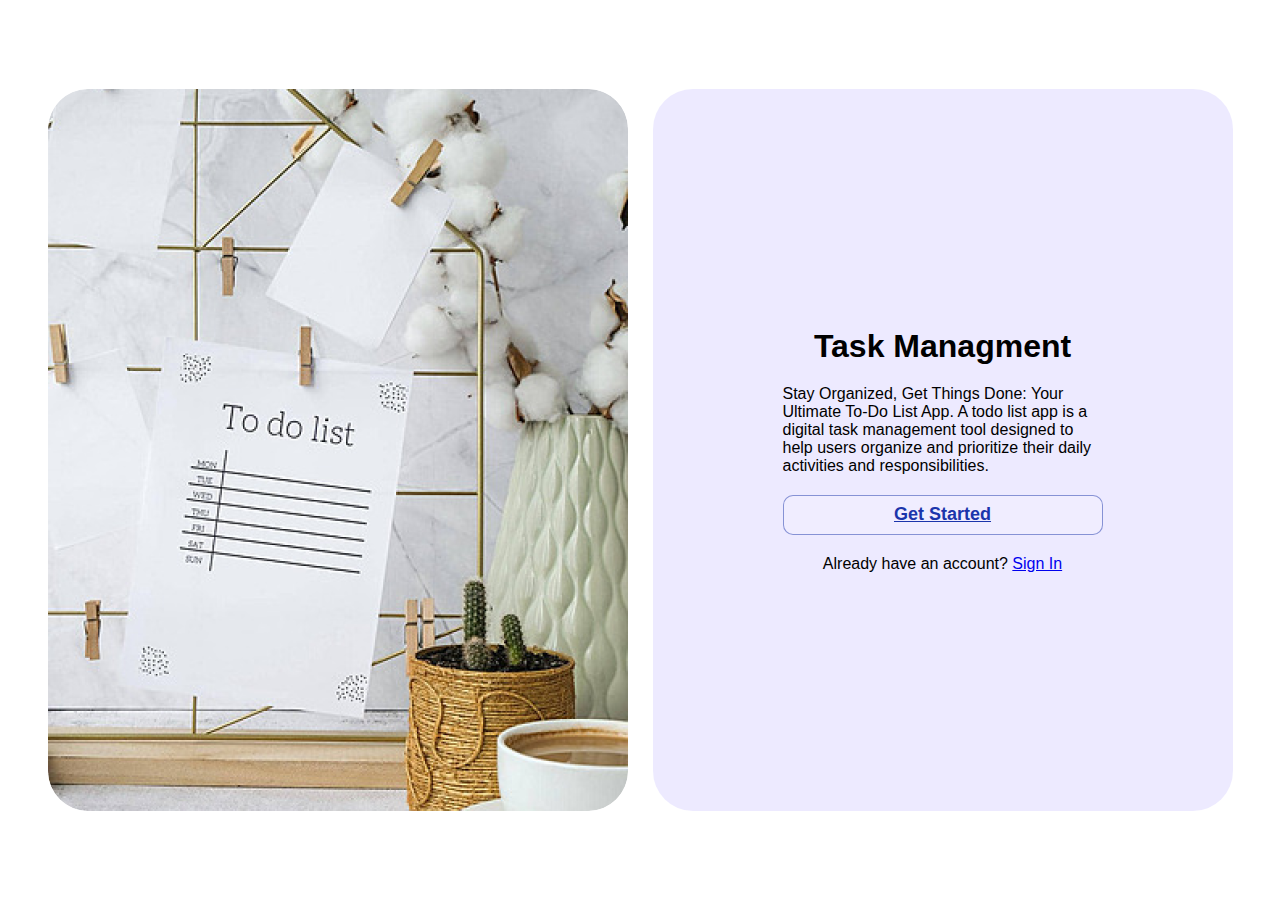
<file: index.html>
<!DOCTYPE html>
<html lang="ru">
<head>
    <meta charset="UTF-8" />
    <meta name="viewport" content="width=device-width, initial-scale=1.0" />
    <title>Task Managment</title>
    <style>
        * {
            margin: 0;
            padding: 0;
            box-sizing: border-box;
            font-family: 'Century Gothic', sans-serif;
        }
        html,
        body {
            width: 100%;
            height: 100%;
            background-color: #ffffff;
            display: flex;
            justify-content: center;
            align-items: center;
        }
        .root-container {
            display: flex;
            justify-content: center;
            align-items: center;
            gap: 25px;
            margin: 0 20px;
            height: 722px;
        }
        .img-container {
            background-image: url(icons/todolist.png);
        }
        .preview-container {
            background-color: rgba(231, 227, 255, 0.75);
        }
        .preview-container {
            display: flex;
            flex-direction: column;
            justify-content: center;
            align-items: center;
        }
        .img-container,
        .preview-container {
            width: 580px;
            height: 100%;
            border-radius: 40px;
            padding: 0 130px;
            gap: 20px;
        }
        .h1 {
            font-size: 36px;
        }
        .cbutton {
            background-color: rgba(240, 238, 255, 0.75);
            font-size: 18px;
            width: 100%;
            height: 40px;
            border-radius: 10px;
            display: flex;
            justify-content: center;
            align-items: center;
            text-align: center;
            transition: background-color 0.3s ease, box-shadow 0.3s ease;
            border: 1px solid rgba(27, 53, 171, 0.5);
            color: rgb(27, 53, 171);
            font-weight: bold;
            cursor: pointer;
        }
        .cbutton:hover {
            background-color: rgba(27, 53, 171, 0.1);
            box-shadow: 0 4px 10px rgba(27, 53, 171, 0.3);
            color: #200d6b;
            transform: scale(1.02);
        }
    </style>
</head>
<body>
    <div class="root-container">
        <div class="img-container"></div>
        <div class="preview-container">
            <h1>Task Managment</h1>
            <p>
                Stay Organized, Get Things Done: Your <br />
                Ultimate To-Do List App. A todo list app is a digital task
                management tool designed to help users organize and
                prioritize their daily activities and responsibilities.
            </p>
            <a href="welcome.html" class="cbutton">Get Started</a>
            <p>
                Already have an account?
                <a href="login.html">Sign In</a>
            </p>
        </div>
    </div>
</body>
</html>
</file>
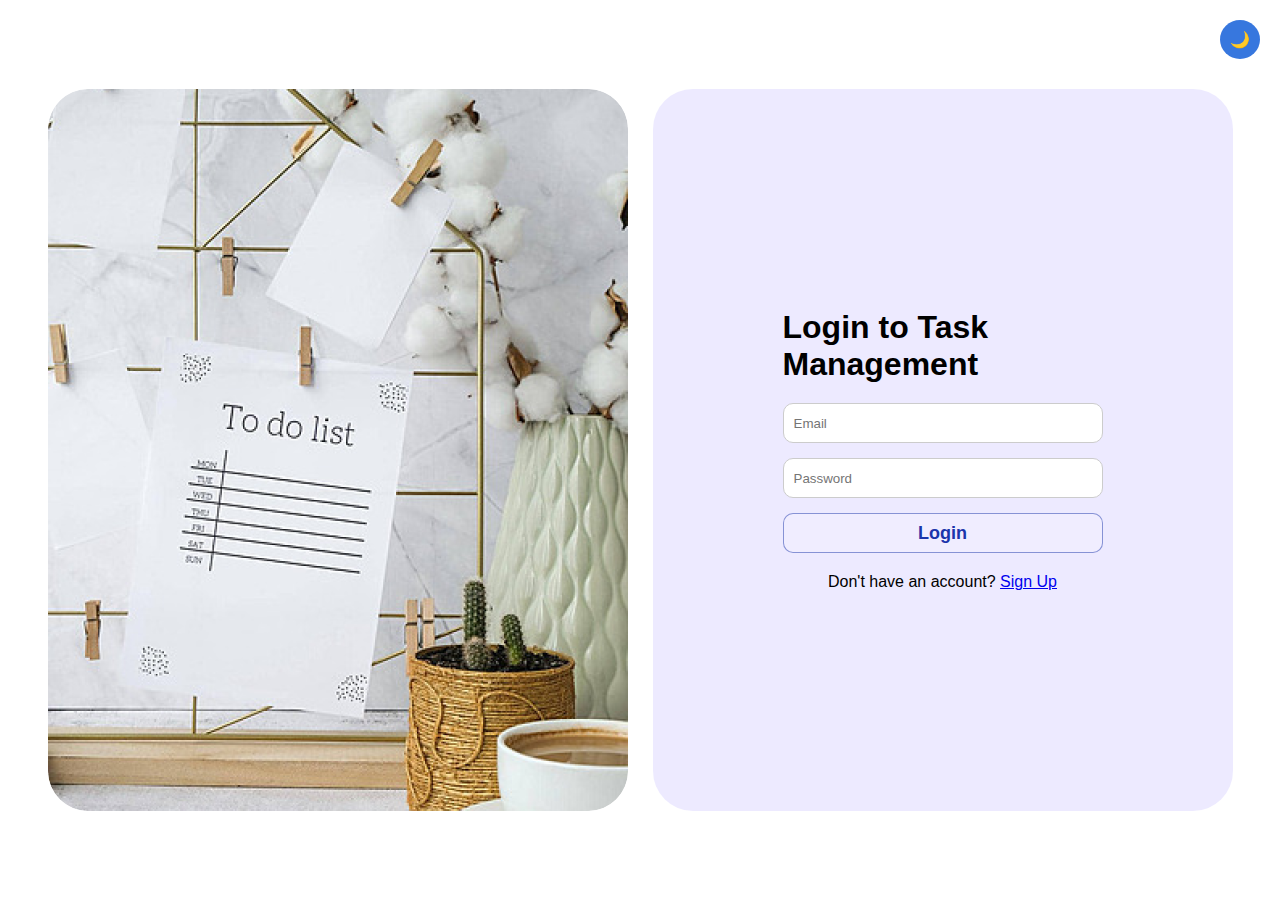
<file: login.html>
<!DOCTYPE html>
<html lang="ru">
<head>
    <meta charset="UTF-8" />
    <meta name="viewport" content="width=device-width, initial-scale=1.0" />
    <title>Task Management</title>
    <style>
        #preloader {
            position: fixed;
            top: 0;
            left: 0;
            width: 100%;
            height: 100%;
            background-color: rgba(255, 255, 255, 0.8);
            display: flex;
            justify-content: center;
            align-items: center;
            z-index: 9999;
            display: none;
        }

        .error-message {
            color: red;
            font-size: 14px;
            margin-top: 10px;
            display: none; /* Скрыто по умолчанию */
        }

        #theme-toggle {
            position: fixed;
            top: 20px;
            right: 20px;
            background-color: #3777de;
            border: none;
            padding: 10px 10px;
            border-radius: 50%;
            cursor: pointer;
            font-size: 16px;
            transition: background-color 0.2s ease;
        }
        #theme-toggle:hover {
            background-color: #5416aa;
        }

        .dark-theme {
            background-color: #121212;
            color: #ffffff;
        }
        .dark-theme .preview-container {
            background-color: #120428; 
        }
        .dark-theme .cbutton {
            background-color: rgba(34, 26, 124, 0.75);
            border: 1px solid rgba(111, 136, 247, 0.5);
            color: rgb(188, 198, 244);
        }

        * {
            margin: 0;
            padding: 0;
            box-sizing: border-box;
            font-family: 'Century Gothic', sans-serif;
        }
        html,
        body {
            width: 100%;
            height: 100%;
            background-color: #ffffff;
            display: flex;
            justify-content: center;
            align-items: center;
            transition: background-color 0.2s, color 0.2s;
        }
        .root-container {
            display: flex;
            justify-content: center;
            align-items: center;
            gap: 25px;
            margin: 0 20px;
            height: 722px;
        }
        .img-container {
            background-image: url(icons/todolist.png);
        }
        .preview-container {
            background-color: rgba(231, 227, 255, 0.75);
        }
        .preview-container {
            display: flex;
            flex-direction: column;
            justify-content: center;
            align-items: center;
        }
        .img-container,
        .preview-container {
            width: 580px;
            height: 100%;
            border-radius: 40px;
            padding: 0 130px;
            gap: 20px;
        }
        .h1 {
            font-size: 36px;
        }
        .cbutton {
            background-color: rgba(240, 238, 255, 0.75);
            font-size: 18px;
            width: 100%;
            height: 40px;
            border-radius: 10px;
            display: flex;
            justify-content: center;
            align-items: center;
            text-align: center;
            transition: background-color 0.3s ease, box-shadow 0.3s ease;
            border: 1px solid rgba(27, 53, 171, 0.5);
            color: rgb(27, 53, 171);
            font-weight: bold;
            cursor: pointer;
        }
        .cbutton:hover {
            background-color: rgba(27, 53, 171, 0.1);
            box-shadow: 0 4px 10px rgba(27, 53, 171, 0.3);
            color: #200d6b;
            transform: scale(1.02);
        }
        .input-field {
            width: 100%;
            height: 40px;
            margin-bottom: 15px;
            padding: 10px;
            border-radius: 10px;
            border: 1px solid #ccc;
        }
    </style>
</head>
<body>
    <!-- Прелоадер -->
    <div id="preloader">
        <div>Загрузка...</div>
    </div>

    <!-- Кнопка для смены темы -->
    <button id="theme-toggle">🌙</button>

    <!-- Основной контент (форма) -->
    <div class="root-container">
        <div class="img-container"></div>
        <div class="preview-container">
            <h1>Login to Task Management</h1>
            <div id="error-message" class="error-message" style="display: none;"></div>
            <form id="login-form" onsubmit="return validateForm()" novalidate>
                <input type="text" class="input-field" id="email" name="email" placeholder="Email" required />
                <input type="password" class="input-field" id="password" name="password" placeholder="Password" required />
                <div id="error-message" class="error-message" style="display: none; color: red;"></div>
                <button type="submit" class="cbutton">Login</button>
            </form>
            
            <p>
                Don't have an account?
                <a href="signup.html">Sign Up</a>
            </p>
        </div>
    </div>

    <script src="login.js"></script>
    <script src="theme.js"></script>
</body>
</html>
</file>
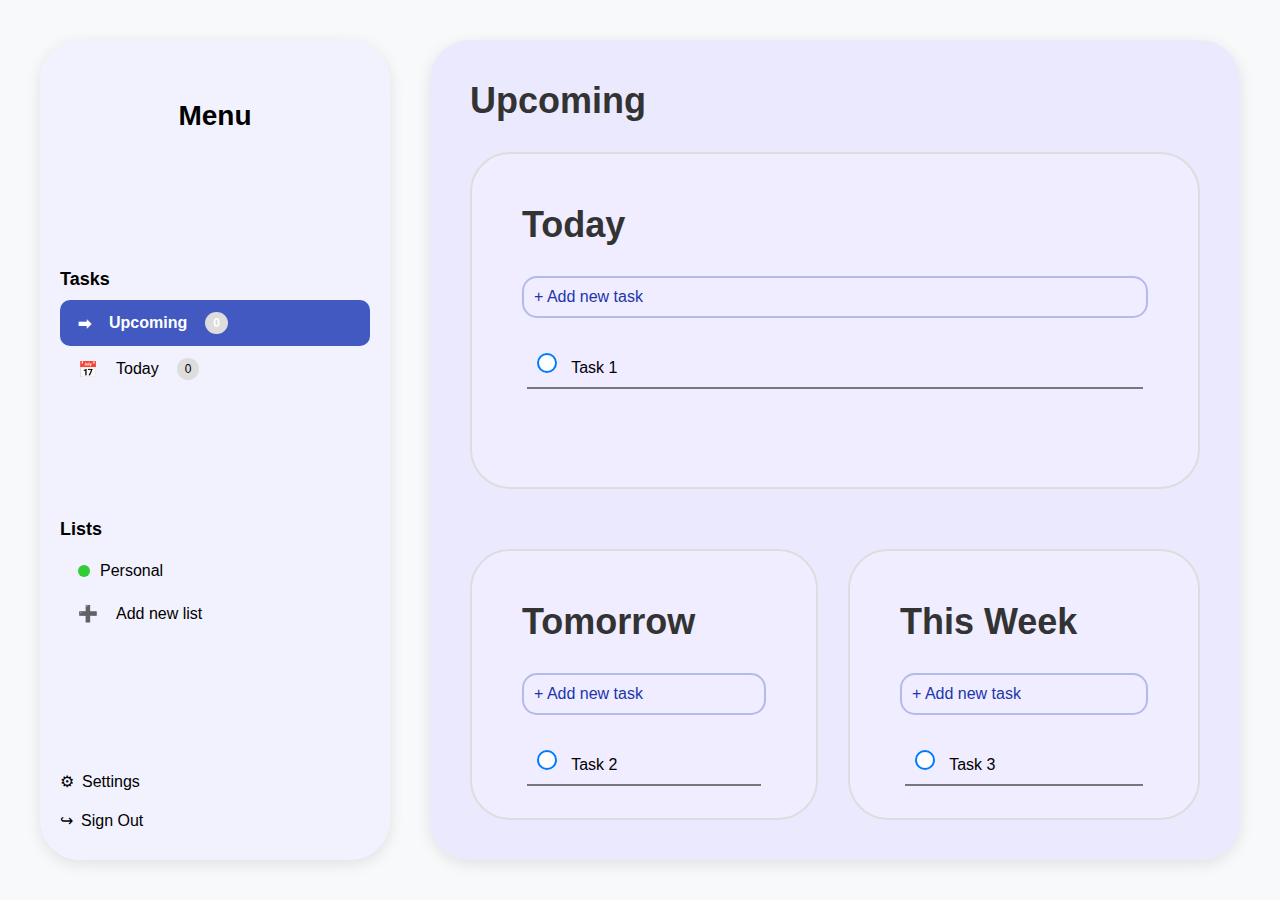
<file: upcoming.html>
<!DOCTYPE html>
<html lang="ru">
<head>
    <meta charset="UTF-8">
    <meta name="viewport" content="width=device-width, initial-scale=1.0">
    <title>Task Management</title>
    <link rel="icon" type="image/png" href="icons/IconTitle.png">
    <link rel="stylesheet" href="css/style.css">
    <link rel="stylesheet" href="css/upcoming.css">
</head>
<body>
    <div class="container">
        <!-- Меню -->
        <div class="menu-container">
            <div class="menu">
                <div class="menu-header">
                    <h3>Menu</h3>
                </div>
                <div class="menu-section tasks">
                    <h4>Tasks</h4>
                    <ul>
                        <li class="active"><span class="icon-upcoming"></span> Upcoming <span class="task-count">0</span></li>
                        <li><span class="icon-today"></span> Today <span class="task-count">0</span></li>
                    </ul>
                </div>
                <div class="menu-section lists">
                    <h4>Lists</h4>
                    <ul>
                        <li><span class="list-indicator personal"></span> Personal</li>
                        <li><span class="icon-add"></span> Add new list</li>
                    </ul>
                </div>
                <div class="menu-footer">
                    <ul>
                        <li><span class="icon-settings"></span> Settings</li>
                        <li><span class="icon-sign-out"></span> Sign Out</li>
                    </ul>
                </div>
            </div>
        </div>

        <!-- Контент -->
        <div class="content">
            <h1 class="upcoming-header">Upcoming</h1>
            <div class="task-section">
                <h2>Today</h2>
                <button class="add-task-btn">+ Add new task</button>
                <ul class="task-list">
                    <li>
                        <label class="task-item">
                            <input type="checkbox" class="task-checkbox"> 
                            <span>Task 1</span>
                        </label>
                    </li>
                </ul>
            </div>
            <div class="task-section-wrapper">
                <div class="task-section">
                    <h2>Tomorrow</h2>
                    <button class="add-task-btn">+ Add new task</button>
                    <ul class="task-list">
                        <li>
                            <label class="task-item">
                                <input type="checkbox" class="task-checkbox"> 
                                <span>Task 2</span>
                            </label>
                        </li>
                    </ul>                
                </div>
                <div class="task-section">
                    <h2>This Week</h2>
                    <button class="add-task-btn">+ Add new task</button>
                    <ul class="task-list">
                        <li>
                            <label class="task-item">
                                <input type="checkbox" class="task-checkbox"> 
                                <span>Task 3</span>
                            </label>
                        </li>
                    </ul>
                </div>
            </div>
        </div>
    </div>
</body>
</html>
</file>
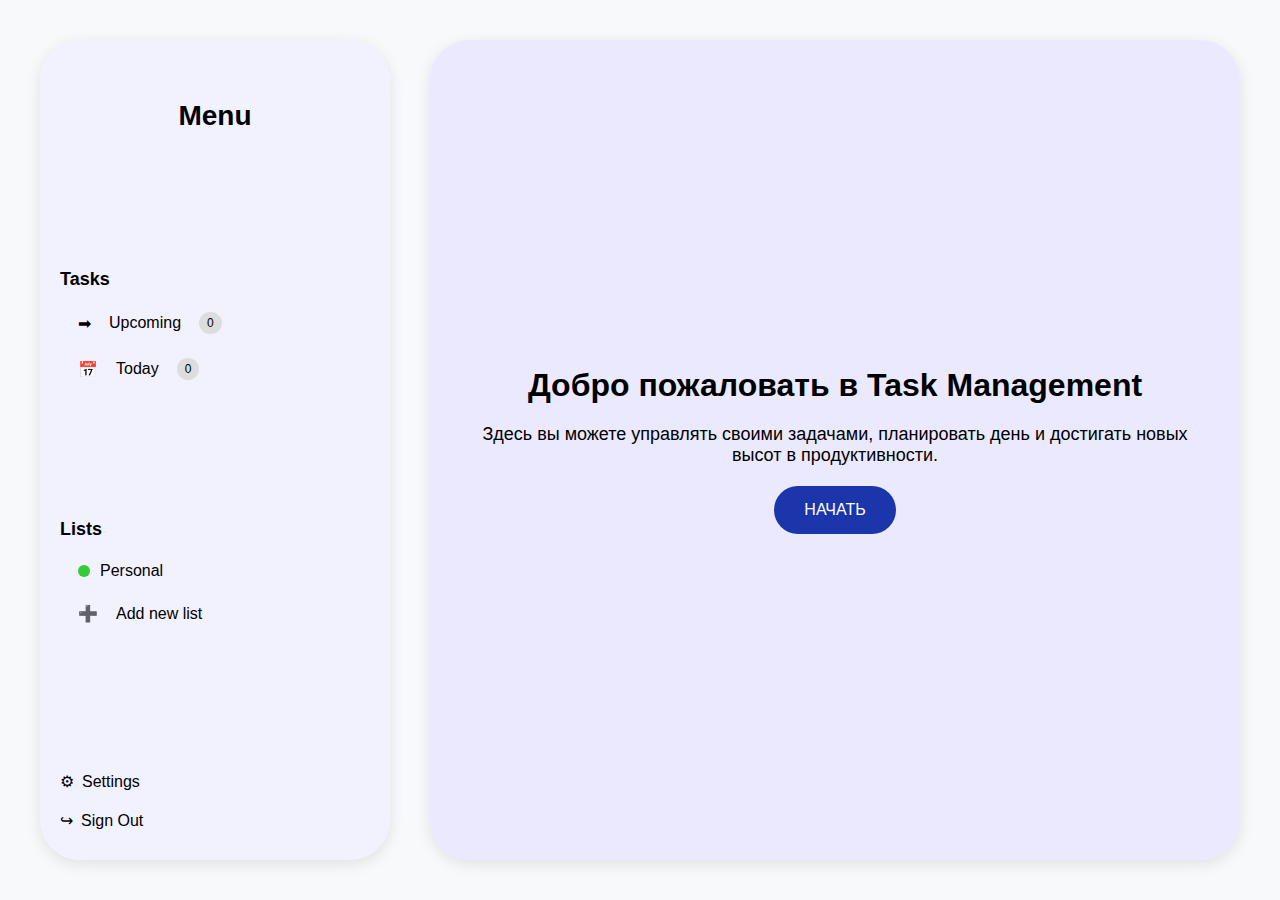
<file: welcome.html>
<!DOCTYPE html>
<html lang="ru">
<head>
    <meta charset="UTF-8">
    <meta name="viewport" content="width=device-width, initial-scale=1.0">
    <title>Task Management</title>
    <link rel="icon" type="image/png" href="icons/IconTitle.png">
    <link rel="stylesheet" href="css/style.css">
</head>
<body>
    <div class="container">
        <div class="menu-container">
            <div class="menu">
                <div class="menu-header">
                    <h3>Menu</h3>
                </div>
                <div class="menu-section tasks">
                    <h4>Tasks</h4>
                    <ul>
                        <li><span class="icon-upcoming"></span> Upcoming <span class="task-count">0</span></li>
                        <li><span class="icon-today"></span> Today <span class="task-count">0</span></li>
                    </ul>
                </div>
                <div class="menu-section lists">
                    <h4>Lists</h4>
                    <ul>
                        <li><span class="list-indicator personal"></span> Personal</li>
                        <li><span class="icon-add"></span> Add new list</li>
                    </ul>
                </div>
                <div class="menu-footer">
                    <ul>
                        <li><span class="icon-settings"></span> Settings</li>
                        <li><span class="icon-sign-out"></span> Sign Out</li>
                    </ul>
                </div>
            </div>
        </div>
        <div class="main-content">
            <h1>Добро пожаловать в Task Management</h1>
            <p class="intro-text">
                Здесь вы можете управлять своими задачами, планировать день и достигать новых высот в продуктивности.
            </p>
            <a href="upcoming.html" class="start-button">НАЧАТЬ</a>
        </div>
    </div>
</body>
</html>
</file>
<file: css/style.css>
* {
    margin: 0;
    padding: 0;
    box-sizing: border-box;
    font-family: 'Century Gothic', sans-serif;
}
body {
    background-color: #f8f9fa;
}
.container {
    display: flex;
    height: 100vh;
}
.menu-container {
    display: flex;
    /* width: 100%; */
}
.menu {
    width: 350px;
    background-color: rgba(240, 238, 255, 0.75);
    border-radius: 40px;
    box-shadow: 0 4px 15px rgba(0, 0, 0, 0.1);
    padding: 20px;
    display: flex;
    flex-direction: column;
    justify-content: space-between;
    margin: 40px;
}
.menu-header {
    margin-bottom: 10px;
    text-align: center;
    margin-top: 20px;
}
.menu-header h3 {
    font-size: 28px;
    font-weight: bold;
    margin-top: 20px;
}
.menu-search input {
    width: 100%;
    padding: 6px;
    border-radius: 5px;
    border: 1px solid #ddd;
}
.menu-section h4 {
    font-size: 18px;
    font-weight: bold;
    margin-bottom: 10px;
}
.menu-section ul {
    list-style: none;
}
.menu-section ul li {
    display: flex;
    align-items: center;
    font-size: 16px;
    cursor: pointer;
    padding: 12px 0;
}
.menu-section ul li:hover {
    background-color: #f0f0f0;
    border-radius: 10px;
}
.task-count {
    font-size: 12px;
    background-color: #ddd;
    border-radius: 50%;
    padding: 4px 8px;
}
.list-indicator {
    width: 12px;
    height: 12px;
    border-radius: 50%;
    margin-right: 10px;
}
.personal {
    background-color: limegreen;
}
.menu-footer ul {
    list-style: none;
}
.menu-footer ul li {
    padding: 10px 0;
    cursor: pointer;
    text-align: left;
    font-size: 16px;
    display: flex;
    align-items: center;
}
.menu-footer ul li:hover {
    background-color: #f1f1f1;
    border-radius: 5px;
}
.icon-upcoming:before {
    content: "\27A1";
    margin-right: 8px;
}
.icon-today:before {
    content: "\1F4C5";
    margin-right: 8px;
}
.icon-settings:before {
    content: "\2699";
    margin-right: 8px;
}
.icon-sign-out:before {
    content: "\21AA";
    margin-right: 8px;
}
.icon-add:before {
    content: "\2795";
    margin-right: 8px;
}
.menu-section ul li span {
    display: inline-block;
    margin-left: 18px;
    margin-right: 10px;
}

/*==========================================================*/

.main-content {
    flex: 1;
    padding: 40px;
    margin: 40px 40px 40px 0;
    background-color: rgba(231, 227, 255, 0.75);
    border-radius: 40px;
    box-shadow: 0 4px 15px rgba(0, 0, 0, 0.1);

    display: flex;
    flex-direction: column;
    justify-content: center;
    align-items: center;
    text-align: center;
}
.main-content .intro-text {
    font-size: 18px;
    margin: 20px 0;
}
.start-button {
    display: inline-block;
    text-decoration: none;
    background-color: rgb(27, 53, 171);
    color: #fff;
    border: none;
    padding: 15px 30px;
    font-size: 16px;
    border-radius: 30px;
    cursor: pointer;
    transition: background-color 0.3s ease;
}
.start-button:hover {
    background-color: #200d6b;
}

/*==========================================================*/

.menu-section ul li a {
    display: flex;
    align-items: center;
    text-decoration: none;
    color: inherit;
    padding: 12px 0;
    width: 100%;
}
.menu-section ul li a:hover {
    background-color: #f0f0f0;
    border-radius: 10px;
}
.menu-section ul li.active a {
    font-weight: bold;
    color: limegreen;
}
.menu-section ul li a span {
    margin-left: 0;
}
</file>
<file: css/upcoming.css>
/* Стили для активных элементов меню */
.menu-section ul li.active {
    background-color: rgb(65, 89, 193);
    color: white;
    font-weight: bold;
    border-radius: 10px;
    transition: background-color 0.3s ease;
}

.menu-section ul li.active:hover {
    background-color: #0056b3;
}

.menu-section ul li.active span {
    color: white;
}

/* Стили для контента */
.content {
    flex: 1;
    padding: 40px;
    margin: 40px 40px 40px 0;
    background-color: rgba(231, 227, 255, 0.75);
    border-radius: 40px;
    box-shadow: 0 4px 15px rgba(0, 0, 0, 0.1);
    display: flex;
    flex-direction: column;
}

/* Заголовок секции */
.upcoming-header {
    font-size: 36px;
    font-weight: bold;
    margin-bottom: 30px;
    color: #333;
}

/* Секция задач (общие стили) */
.task-section {
    margin-bottom: 30px;
    padding: 50px;
    background-color: rgba(240, 238, 255, 0.75);
    border-radius: 40px;
    border: 2px solid #ddd;
    display: flex;
    flex-direction: column;
    height: 100%;
    box-sizing: border-box;
    overflow-y: auto;
    max-height: 600px;
}

/* Заголовок внутри секции задач */
.task-section h2 {
    font-size: 36px;
    font-weight: bold;
    margin-bottom: 15px;
    color: #333;
    border-radius: 10px;
    flex-shrink: 0;
}

/* Обертка для секций задач */
.task-section-wrapper {
    display: flex;
    gap: 30px;
    margin-top: 30px;
    flex-grow: 1;
    flex-direction: row;
    height: 100%;
    overflow: hidden;
}

/* Кнопка добавления задачи */
.add-task-btn {
    font-size: 16px;
    display: block;
    margin-top: 15px;
    padding: 10px;
    color: rgb(27, 53, 171);
    border: 2px solid rgba(27, 53, 171, 0.275);
    border-radius: 15px;
    cursor: pointer;
    background-color: transparent;
    transition: background-color 0.3s ease, color 0.3s ease;
    margin-bottom: 20px;
    text-align: left;
}

.add-task-btn:hover {
    background-color: rgba(27, 53, 171, 0.1);
    box-shadow: 0 4px 10px rgba(27, 53, 171, 0.3);
    color: #200d6b;
    transform: scale(1.02);
}

/* Список задач */
.task-list {
    list-style-type: none;
    padding: 5px;
}

.task-list li {
    padding: 10px;
    margin-bottom: 10px;
    border-bottom: 2px solid #787878;
    cursor: pointer;
    display: flex;
    align-items: center;
}

.task-list li:hover {
    border-color: rgb(27, 53, 171);
}

/* Чекбокс задачи */
.task-checkbox {
    appearance: none;
    background-color: #fff;
    border: 2px solid #007bff;
    border-radius: 50%;
    width: 20px;
    height: 20px;
    margin-right: 10px;
    cursor: pointer;
    position: relative;
    transition: background-color 0.3s ease, border-color 0.3s ease;
}

.task-checkbox:checked {
    background-color: #007bff;
    border-color: #0056b3;
}

.task-checkbox:checked + span {
    text-decoration: line-through;
    color: gray;
}

/* Секция задач Today, Tomorrow, This Week */
.task-section.today {
    flex: 0 1 50%;
    text-align: center;
}

/* Секция задач (стили для всех) */
.task-section-wrapper .task-section {
    flex-grow: 1;
    flex-shrink: 0;
    overflow-y: auto;
}
</file>
